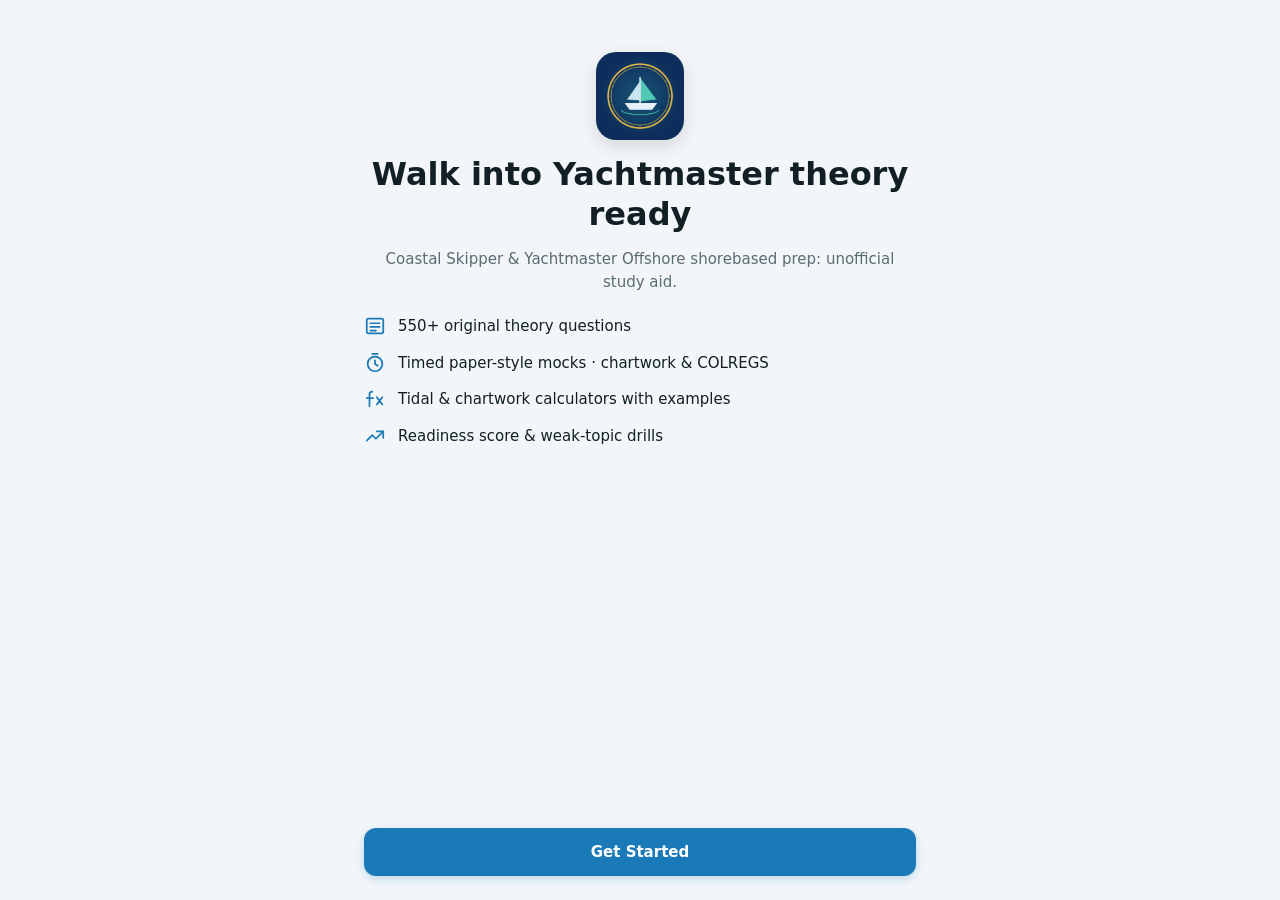
<file: index.html>
<!doctype html>
<html lang="en">
<head>
  <meta charset="utf-8">
  <meta name="viewport" content="width=device-width, initial-scale=1, viewport-fit=cover">
  <title>Yachtmaster Theory Prep</title>
  <meta name="description" content="Coastal Skipper and Yachtmaster Offshore shorebased theory exam prep: 550+ original questions, timed mocks, calculators and progress tracking.">
  <meta name="theme-color" content="#0D2E5C">
  <link rel="manifest" href="manifest.webmanifest">
  <link rel="icon" type="image/png" sizes="192x192" href="icons/icon-192.png">
  <link rel="apple-touch-icon" href="icons/icon-192.png">
  <link rel="stylesheet" href="styles.css">
</head>
<body>
  <div id="app" aria-live="polite"></div>
  <div id="modal-root"></div>
  <noscript>Yachtmaster Theory Prep needs JavaScript enabled.</noscript>
  <script src="app.js" defer></script>
</body>
</html>
</file>
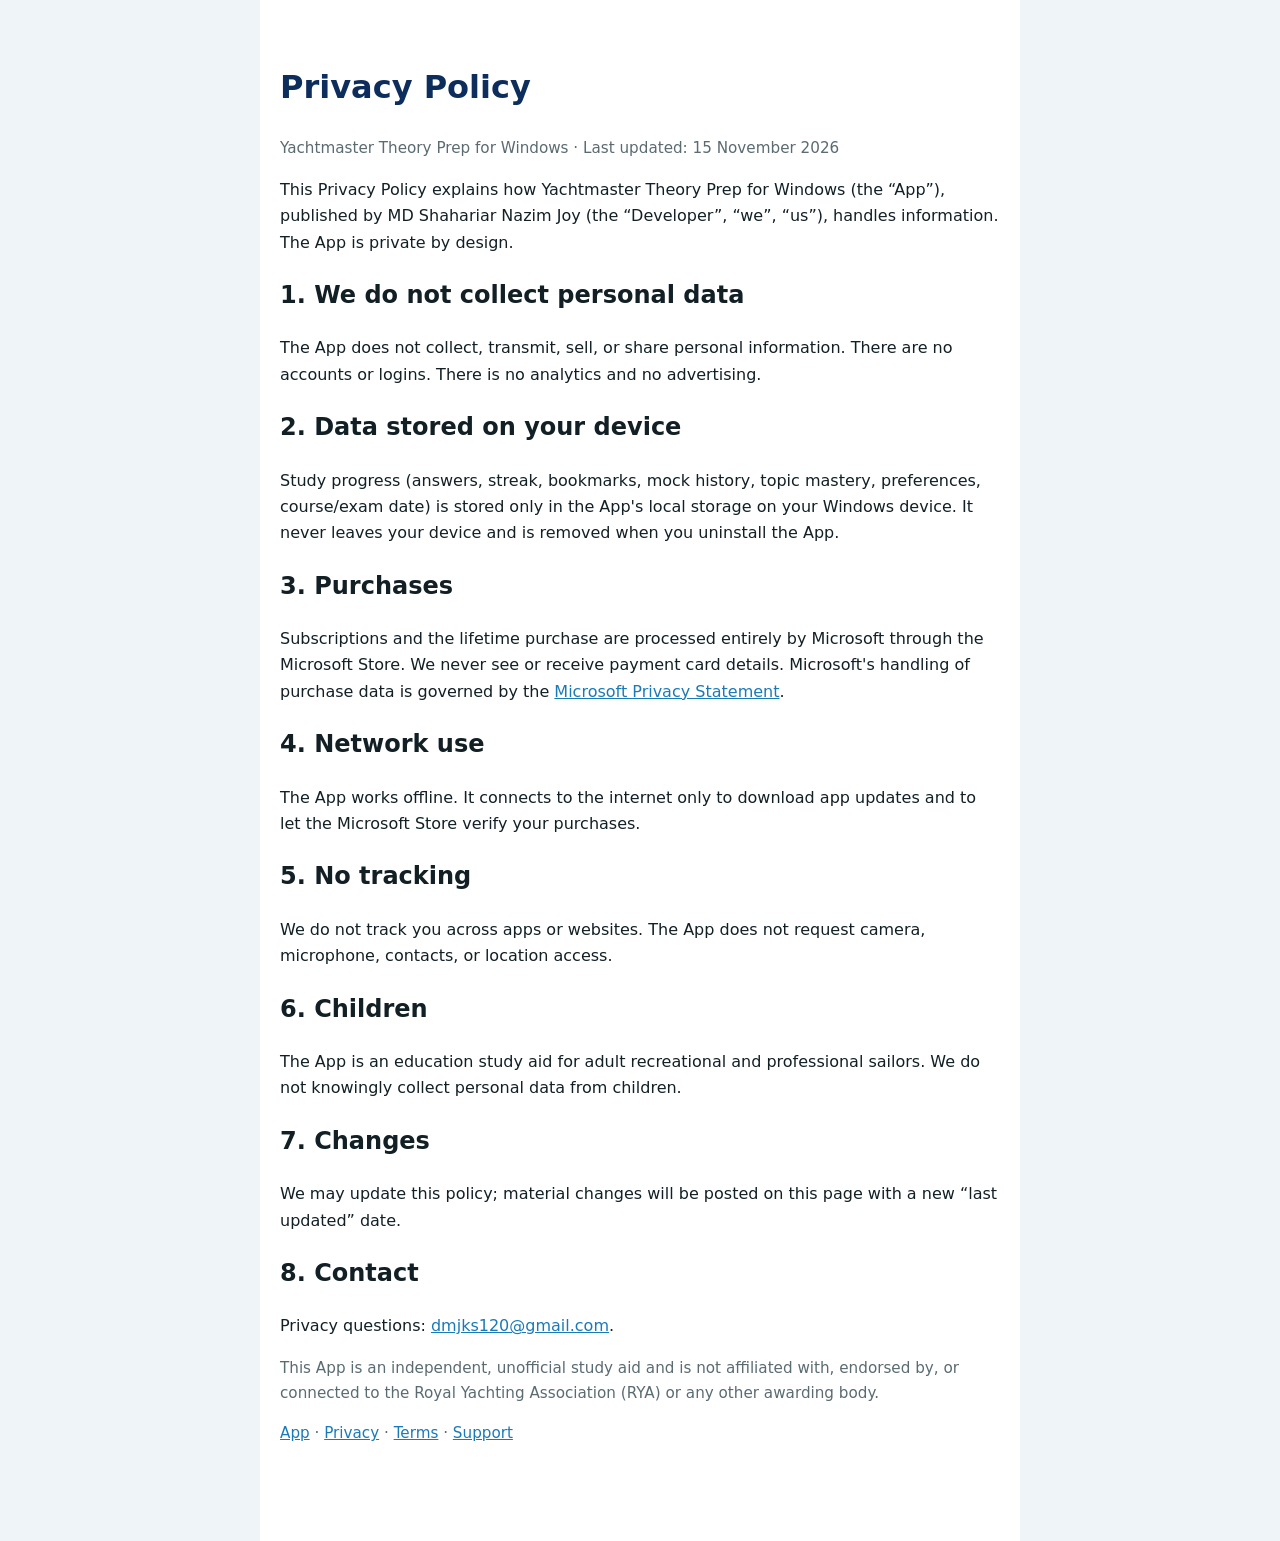
<file: privacy.html>
<!doctype html><html lang="en"><head><meta charset="utf-8"><meta name="viewport" content="width=device-width,initial-scale=1"><title>Privacy Policy · Yachtmaster Theory Prep for Windows</title>
<style>:root{color-scheme:light dark}body{margin:0;font-family:"Segoe UI",system-ui,sans-serif;line-height:1.65;color:#122026;background:#eef4f8}main{max-width:720px;margin:0 auto;padding:40px 20px 80px;background:#fff}h1{color:#0D2E5C}a{color:#1A7AB8}.muted{color:#5a6b72;font-size:.95rem}
@media(prefers-color-scheme:dark){body{background:#0f1519;color:#e8eef2}main{background:#182127}h1{color:#7FB2EE}a{color:#4AA3E0}.muted{color:#97a6ae}}</style></head><body><main><h1>Privacy Policy</h1><p class="muted">Yachtmaster Theory Prep for Windows · Last updated: 15 November 2026</p>
<p>This Privacy Policy explains how Yachtmaster Theory Prep for Windows (the “App”), published by MD Shahariar Nazim Joy (the “Developer”, “we”, “us”), handles information. The App is private by design.</p>
<h2>1. We do not collect personal data</h2><p>The App does not collect, transmit, sell, or share personal information. There are no accounts or logins. There is no analytics and no advertising.</p>
<h2>2. Data stored on your device</h2><p>Study progress (answers, streak, bookmarks, mock history, topic mastery, preferences, course/exam date) is stored only in the App's local storage on your Windows device. It never leaves your device and is removed when you uninstall the App.</p>
<h2>3. Purchases</h2><p>Subscriptions and the lifetime purchase are processed entirely by Microsoft through the Microsoft Store. We never see or receive payment card details. Microsoft's handling of purchase data is governed by the <a href="https://privacy.microsoft.com/privacystatement">Microsoft Privacy Statement</a>.</p>
<h2>4. Network use</h2><p>The App works offline. It connects to the internet only to download app updates and to let the Microsoft Store verify your purchases.</p>
<h2>5. No tracking</h2><p>We do not track you across apps or websites. The App does not request camera, microphone, contacts, or location access.</p>
<h2>6. Children</h2><p>The App is an education study aid for adult recreational and professional sailors. We do not knowingly collect personal data from children.</p>
<h2>7. Changes</h2><p>We may update this policy; material changes will be posted on this page with a new “last updated” date.</p>
<h2>8. Contact</h2><p>Privacy questions: <a href="mailto:dmjks120@gmail.com">dmjks120@gmail.com</a>.</p><p class="muted">This App is an independent, unofficial study aid and is not affiliated with, endorsed by, or connected to the Royal Yachting Association (RYA) or any other awarding body.</p><p class="muted"><a href="./">App</a> · <a href="privacy.html">Privacy</a> · <a href="terms.html">Terms</a> · <a href="support.html">Support</a></p></main></body></html>
</file>
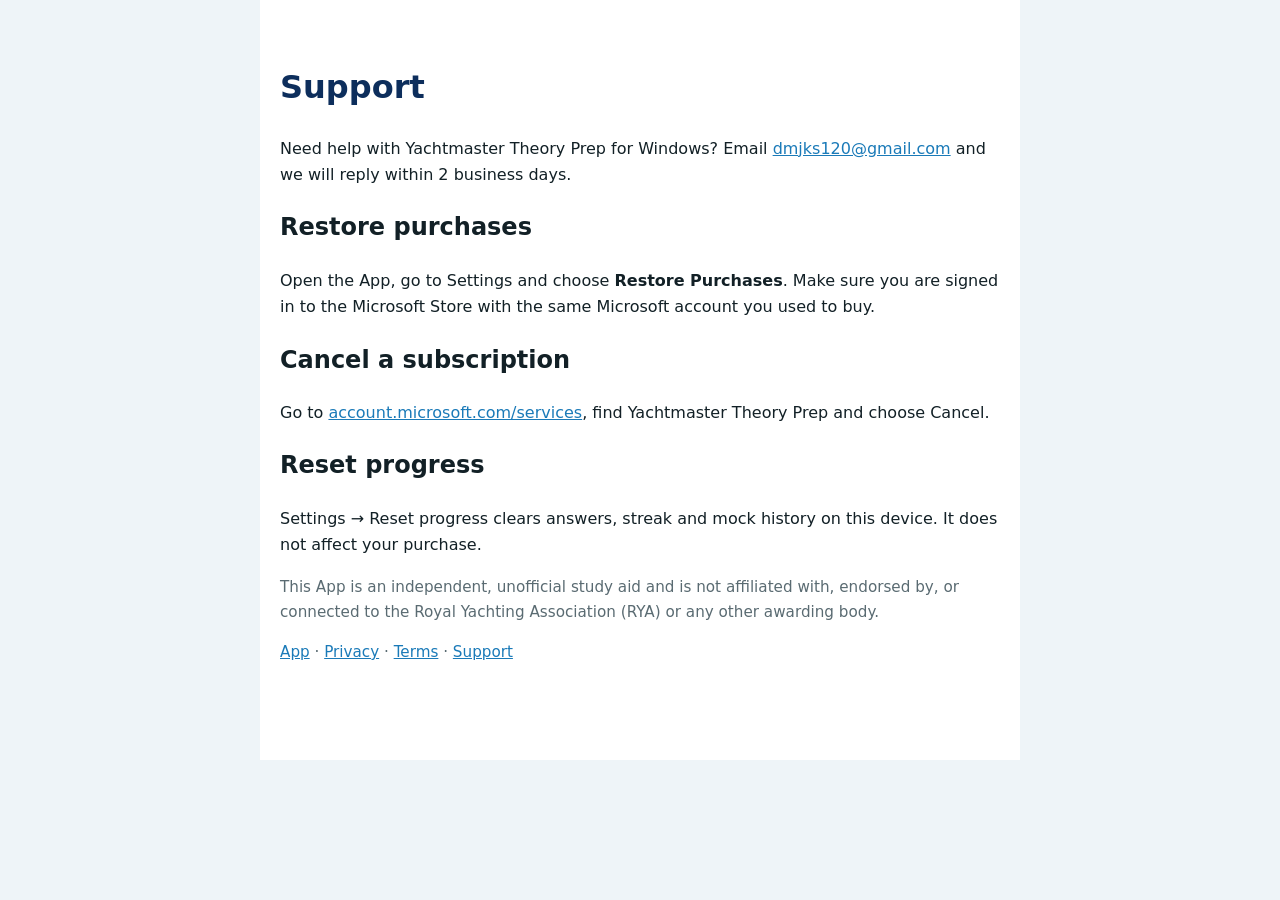
<file: support.html>
<!doctype html><html lang="en"><head><meta charset="utf-8"><meta name="viewport" content="width=device-width,initial-scale=1"><title>Support · Yachtmaster Theory Prep for Windows</title>
<style>:root{color-scheme:light dark}body{margin:0;font-family:"Segoe UI",system-ui,sans-serif;line-height:1.65;color:#122026;background:#eef4f8}main{max-width:720px;margin:0 auto;padding:40px 20px 80px;background:#fff}h1{color:#0D2E5C}a{color:#1A7AB8}.muted{color:#5a6b72;font-size:.95rem}
@media(prefers-color-scheme:dark){body{background:#0f1519;color:#e8eef2}main{background:#182127}h1{color:#7FB2EE}a{color:#4AA3E0}.muted{color:#97a6ae}}</style></head><body><main><h1>Support</h1><p>Need help with Yachtmaster Theory Prep for Windows? Email <a href="mailto:dmjks120@gmail.com">dmjks120@gmail.com</a> and we will reply within 2 business days.</p>
<h2>Restore purchases</h2><p>Open the App, go to Settings and choose <b>Restore Purchases</b>. Make sure you are signed in to the Microsoft Store with the same Microsoft account you used to buy.</p>
<h2>Cancel a subscription</h2><p>Go to <a href="https://account.microsoft.com/services">account.microsoft.com/services</a>, find Yachtmaster Theory Prep and choose Cancel.</p>
<h2>Reset progress</h2><p>Settings → Reset progress clears answers, streak and mock history on this device. It does not affect your purchase.</p><p class="muted">This App is an independent, unofficial study aid and is not affiliated with, endorsed by, or connected to the Royal Yachting Association (RYA) or any other awarding body.</p><p class="muted"><a href="./">App</a> · <a href="privacy.html">Privacy</a> · <a href="terms.html">Terms</a> · <a href="support.html">Support</a></p></main></body></html>
</file>
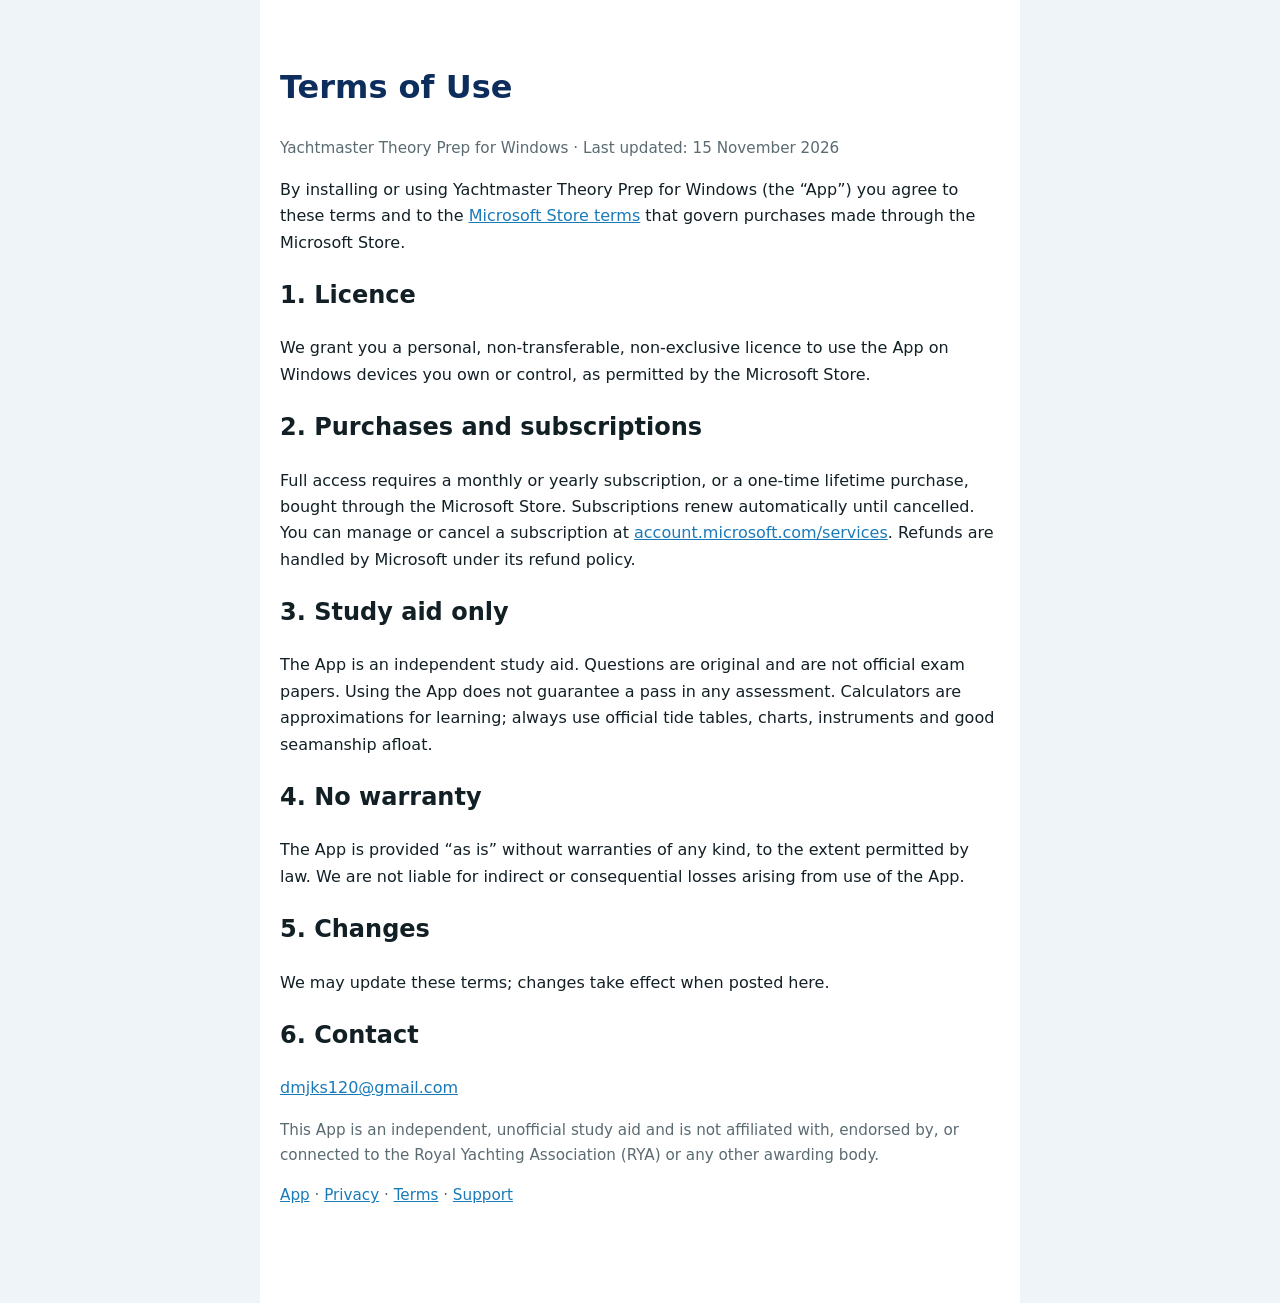
<file: terms.html>
<!doctype html><html lang="en"><head><meta charset="utf-8"><meta name="viewport" content="width=device-width,initial-scale=1"><title>Terms of Use · Yachtmaster Theory Prep for Windows</title>
<style>:root{color-scheme:light dark}body{margin:0;font-family:"Segoe UI",system-ui,sans-serif;line-height:1.65;color:#122026;background:#eef4f8}main{max-width:720px;margin:0 auto;padding:40px 20px 80px;background:#fff}h1{color:#0D2E5C}a{color:#1A7AB8}.muted{color:#5a6b72;font-size:.95rem}
@media(prefers-color-scheme:dark){body{background:#0f1519;color:#e8eef2}main{background:#182127}h1{color:#7FB2EE}a{color:#4AA3E0}.muted{color:#97a6ae}}</style></head><body><main><h1>Terms of Use</h1><p class="muted">Yachtmaster Theory Prep for Windows · Last updated: 15 November 2026</p>
<p>By installing or using Yachtmaster Theory Prep for Windows (the “App”) you agree to these terms and to the <a href="https://www.microsoft.com/en-us/legal/terms-of-use">Microsoft Store terms</a> that govern purchases made through the Microsoft Store.</p>
<h2>1. Licence</h2><p>We grant you a personal, non-transferable, non-exclusive licence to use the App on Windows devices you own or control, as permitted by the Microsoft Store.</p>
<h2>2. Purchases and subscriptions</h2><p>Full access requires a monthly or yearly subscription, or a one-time lifetime purchase, bought through the Microsoft Store. Subscriptions renew automatically until cancelled. You can manage or cancel a subscription at <a href="https://account.microsoft.com/services">account.microsoft.com/services</a>. Refunds are handled by Microsoft under its refund policy.</p>
<h2>3. Study aid only</h2><p>The App is an independent study aid. Questions are original and are not official exam papers. Using the App does not guarantee a pass in any assessment. Calculators are approximations for learning; always use official tide tables, charts, instruments and good seamanship afloat.</p>
<h2>4. No warranty</h2><p>The App is provided “as is” without warranties of any kind, to the extent permitted by law. We are not liable for indirect or consequential losses arising from use of the App.</p>
<h2>5. Changes</h2><p>We may update these terms; changes take effect when posted here.</p>
<h2>6. Contact</h2><p><a href="mailto:dmjks120@gmail.com">dmjks120@gmail.com</a></p><p class="muted">This App is an independent, unofficial study aid and is not affiliated with, endorsed by, or connected to the Royal Yachting Association (RYA) or any other awarding body.</p><p class="muted"><a href="./">App</a> · <a href="privacy.html">Privacy</a> · <a href="terms.html">Terms</a> · <a href="support.html">Support</a></p></main></body></html>
</file>
<file: styles.css>
/* Yachtmaster visual identity: deep ocean navy + seafoam + brass, adapted for Windows (Segoe UI, sidebar nav). */
:root {
  --blue: #0D2E5C;
  --amber: #EBAD2E;
  --green: #1F8C7A;
  --red: #D13D3D;
  --accent: #1A7AB8;
  --bg: #F3F6F9;
  --card: #FFFFFF;
  --card-2: #F7F9FB;
  --text: #122026;
  --muted: #5A6B72;
  --line: #D9E1E7;
  --track: #E6ECF0;
  --shadow: 0 1px 2px rgba(13, 46, 92, .06), 0 4px 14px rgba(13, 46, 92, .06);
  --radius: 14px;
  color-scheme: light;
}
@media (prefers-color-scheme: dark) {
  :root {
    --blue: #7FB2EE;
    --accent: #4AA3E0;
    --green: #3CC2A8;
    --amber: #F2BE4E;
    --red: #EF6A6A;
    --bg: #0F1519;
    --card: #182127;
    --card-2: #1E2930;
    --text: #E8EEF2;
    --muted: #97A6AE;
    --line: #2B3840;
    --track: #2B3840;
    --shadow: none;
    color-scheme: dark;
  }
}

* { box-sizing: border-box; }
html, body { margin: 0; height: 100%; }
body {
  font-family: "Segoe UI Variable Text", "Segoe UI", system-ui, -apple-system, sans-serif;
  background: var(--bg);
  color: var(--text);
  font-size: 15px;
  line-height: 1.5;
  -webkit-font-smoothing: antialiased;
}
button, input, select { font: inherit; color: inherit; }
button { cursor: pointer; }
a { color: var(--accent); }
h1, h2, h3 { font-family: "Segoe UI Variable Display", "Segoe UI", system-ui, sans-serif; margin: 0; line-height: 1.25; }
h1 { font-size: 28px; font-weight: 700; }
h2 { font-size: 22px; font-weight: 700; }
h3 { font-size: 16px; font-weight: 600; }
.muted { color: var(--muted); }
.small { font-size: 13px; }
.tiny { font-size: 12px; }
.center { text-align: center; }
.stack { display: flex; flex-direction: column; gap: 14px; }
.stack-sm { display: flex; flex-direction: column; gap: 8px; }
.row { display: flex; align-items: center; gap: 12px; }
.grow { flex: 1; min-width: 0; }
.grid-3 { display: grid; grid-template-columns: repeat(3, 1fr); gap: 12px; }
.grid-2 { display: grid; grid-template-columns: repeat(2, 1fr); gap: 12px; }
.hidden { display: none !important; }
:focus-visible { outline: 2px solid var(--accent); outline-offset: 2px; }

/* Layout */
.shell { display: flex; min-height: 100vh; }
.sidebar {
  width: 236px; flex: none; padding: 18px 12px; border-right: 1px solid var(--line);
  background: var(--card); position: sticky; top: 0; height: 100vh; display: flex; flex-direction: column; gap: 4px;
}
.brand { display: flex; align-items: center; gap: 10px; padding: 4px 10px 18px; }
.brand img { width: 36px; height: 36px; border-radius: 9px; }
.brand b { font-size: 14px; line-height: 1.2; }
.nav-item {
  display: flex; align-items: center; gap: 12px; padding: 10px 12px; border-radius: 8px;
  border: 0; background: none; text-align: left; width: 100%; color: var(--text); position: relative;
}
.nav-item:hover { background: var(--card-2); }
.nav-item.active { background: var(--card-2); font-weight: 600; }
.nav-item.active::before { content: ""; position: absolute; left: 0; top: 10px; bottom: 10px; width: 3px; border-radius: 3px; background: var(--accent); }
.nav-item svg { width: 20px; height: 20px; color: var(--accent); }
.main { flex: 1; min-width: 0; }
.content { max-width: 760px; margin: 0 auto; padding: 28px 24px 96px; }
.content.narrow { max-width: 600px; }
.page-head { display: flex; align-items: center; gap: 10px; margin-bottom: 18px; }
.back { border: 0; background: none; padding: 6px; border-radius: 8px; color: var(--muted); display: inline-flex; }
.back:hover { background: var(--card-2); }
.back svg { width: 20px; height: 20px; }
.tabbar { display: none; }

@media (max-width: 760px) {
  .sidebar { display: none; }
  .tabbar {
    display: flex; position: fixed; bottom: 0; left: 0; right: 0; background: var(--card);
    border-top: 1px solid var(--line); padding: 6px 4px calc(6px + env(safe-area-inset-bottom)); z-index: 10;
  }
  .tabbar button { flex: 1; border: 0; background: none; display: flex; flex-direction: column; align-items: center; gap: 2px; font-size: 11px; color: var(--muted); padding: 4px 0; }
  .tabbar button.active { color: var(--accent); font-weight: 600; }
  .tabbar svg { width: 22px; height: 22px; }
  .content { padding: 18px 16px 100px; }
  h1 { font-size: 24px; }
}

/* Cards & components */
.card { background: var(--card); border-radius: var(--radius); padding: 16px; box-shadow: var(--shadow); border: 1px solid var(--line); }
.card.flat { box-shadow: none; }
.list { background: var(--card); border-radius: var(--radius); border: 1px solid var(--line); overflow: hidden; box-shadow: var(--shadow); }
.list-head { font-size: 12px; font-weight: 600; text-transform: uppercase; letter-spacing: .04em; color: var(--muted); margin: 18px 4px 8px; }
.list-row {
  display: flex; align-items: center; gap: 14px; padding: 13px 16px; border: 0; background: none; width: 100%;
  text-align: left; border-bottom: 1px solid var(--line); text-decoration: none; color: var(--text);
}
.list-row:last-child { border-bottom: 0; }
button.list-row:hover, a.list-row:hover { background: var(--card-2); }
.list-row svg.ic { width: 20px; height: 20px; flex: none; }
.list-row .chev { width: 16px; height: 16px; color: var(--muted); flex: none; }
.list-foot { font-size: 12px; color: var(--muted); margin: 8px 4px 0; }

.btn {
  display: inline-flex; align-items: center; justify-content: center; gap: 8px; border: 0; border-radius: 12px;
  padding: 13px 18px; font-weight: 600; background: var(--accent); color: #fff; width: 100%; text-decoration: none;
  box-shadow: 0 3px 10px rgba(26, 122, 184, .25); transition: filter .15s, transform .05s;
}
.btn:hover { filter: brightness(1.06); }
.btn:active { transform: translateY(1px); }
.btn[disabled] { background: #9AA6AD; box-shadow: none; cursor: not-allowed; filter: none; }
.btn.secondary { background: var(--card-2); color: var(--text); border: 1px solid var(--line); box-shadow: none; }
.btn.navy { background: var(--blue); }
.btn.green { background: var(--green); }
.btn.amber { background: var(--amber); color: #2B1E00; }
.btn.red { background: var(--red); }
.btn.link { background: none; color: var(--accent); box-shadow: none; width: auto; padding: 8px; }
.btn.auto { width: auto; }
@media (prefers-color-scheme: dark) { .btn.navy { background: #1D4C86; } }

.stat { text-align: center; padding: 14px 8px; }
.stat svg { width: 22px; height: 22px; }
.stat .v { font-size: 22px; font-weight: 700; font-variant-numeric: tabular-nums; }
.stat .l { font-size: 12px; color: var(--muted); }

.hero-card {
  border: 0; text-align: left; width: 100%; color: #fff; border-radius: 18px; padding: 20px;
  background: linear-gradient(135deg, #0D2E5C, rgba(26, 122, 184, .9)); box-shadow: 0 8px 24px rgba(13, 46, 92, .25);
}
.hero-card:hover { filter: brightness(1.05); }
.hero-card h3 { font-size: 18px; display: flex; align-items: center; gap: 8px; }
.hero-card svg { width: 22px; height: 22px; }
.hero-card p { margin: 6px 0 0; opacity: .9; }

.action {
  display: flex; align-items: center; gap: 14px; padding: 16px; border-radius: var(--radius); width: 100%;
  background: var(--card); border: 1px solid var(--line); text-align: left; box-shadow: var(--shadow);
}
.action:hover { background: var(--card-2); }
.action svg.ic { width: 26px; height: 26px; flex: none; }
.action .chev { width: 16px; height: 16px; color: var(--muted); }

.bar { height: 8px; border-radius: 6px; background: var(--track); overflow: hidden; }
.bar > i { display: block; height: 100%; border-radius: 6px; background: var(--accent); }
.progress-thin { height: 4px; border-radius: 4px; background: var(--track); overflow: hidden; }
.progress-thin > i { display: block; height: 100%; background: var(--blue); transition: width .2s; }

.ring { position: relative; width: 160px; height: 160px; margin: 0 auto; }
.ring svg { width: 100%; height: 100%; transform: rotate(-90deg); }
.ring .lbl { position: absolute; inset: 0; display: flex; flex-direction: column; align-items: center; justify-content: center; }
.ring .lbl b { font-size: 32px; font-variant-numeric: tabular-nums; }
.ring .lbl span { font-size: 12px; color: var(--muted); }

.badge { display: inline-block; font-size: 11px; font-weight: 700; color: #fff; background: var(--amber); padding: 2px 8px; border-radius: 99px; }

/* Selectable cards (onboarding) */
.select {
  display: flex; align-items: center; gap: 14px; padding: 15px; width: 100%; text-align: left;
  border-radius: 14px; border: 1px solid var(--line); background: var(--card);
}
.select:hover { border-color: var(--accent); }
.select.on { border: 2px solid var(--accent); background: color-mix(in srgb, var(--accent) 10%, var(--card)); padding: 14px; }
.select svg.ic { width: 26px; height: 26px; color: var(--accent); flex: none; }
.select .tick { width: 22px; height: 22px; flex: none; color: var(--line); }
.select.on .tick { color: var(--accent); }
.steps { display: flex; gap: 4px; }
.steps i { flex: 1; height: 4px; border-radius: 4px; background: var(--track); }
.steps i.on { background: var(--accent); }
.goal-pick { display: grid; grid-template-columns: repeat(4, 1fr); gap: 10px; }
.goal-pick button { padding: 14px 0; border-radius: 10px; border: 1px solid var(--line); background: var(--card); font-weight: 600; }
.goal-pick button.on { background: var(--accent); color: #fff; border-color: var(--accent); }

/* Quiz */
.quiz-top { position: sticky; top: 0; z-index: 5; background: color-mix(in srgb, var(--bg) 88%, transparent); backdrop-filter: blur(12px); border-bottom: 1px solid var(--line); }
.quiz-top .inner { max-width: 760px; margin: 0 auto; padding: 12px 24px 10px; }
.quiz-bottom { position: sticky; bottom: 0; background: color-mix(in srgb, var(--bg) 88%, transparent); backdrop-filter: blur(12px); border-top: 1px solid var(--line); }
.quiz-bottom .inner { max-width: 760px; margin: 0 auto; padding: 14px 24px; display: flex; gap: 12px; }
.icon-btn { border: 0; background: none; padding: 6px; border-radius: 8px; color: var(--muted); display: inline-flex; }
.icon-btn:hover { background: var(--card-2); }
.icon-btn svg { width: 22px; height: 22px; }
.timer { font-weight: 600; font-variant-numeric: tabular-nums; display: inline-flex; align-items: center; gap: 6px; }
.timer svg { width: 18px; height: 18px; }
.timer.low { color: var(--red); }
.topic-tag { font-size: 12px; font-weight: 700; letter-spacing: .05em; color: var(--blue); text-transform: uppercase; }
.stem { font-size: 19px; font-weight: 600; margin: 6px 0 4px; }
.option {
  display: flex; align-items: flex-start; gap: 12px; width: 100%; text-align: left; padding: 14px;
  border-radius: 14px; border: 1.5px solid var(--line); background: var(--card);
}
.option:hover:not([disabled]) { border-color: var(--accent); }
.option .ltr { width: 28px; height: 28px; border-radius: 50%; background: var(--track); display: flex; align-items: center; justify-content: center; font-weight: 700; font-size: 13px; flex: none; }
.option .txt { flex: 1; padding-top: 3px; }
.option svg { width: 22px; height: 22px; flex: none; margin-top: 3px; }
.option.selected { border-color: var(--blue); background: color-mix(in srgb, var(--blue) 12%, var(--card)); }
.option.selected .ltr { background: var(--blue); color: #fff; }
.option.correct { border-color: var(--green); background: color-mix(in srgb, var(--green) 14%, var(--card)); }
.option.correct .ltr { background: var(--green); color: #fff; }
.option.correct svg { color: var(--green); }
.option.wrong { border-color: var(--red); background: color-mix(in srgb, var(--red) 14%, var(--card)); }
.option.wrong .ltr { background: var(--red); color: #fff; }
.option.wrong svg { color: var(--red); }
.option[disabled] { cursor: default; }
.kbd { font-size: 11px; border: 1px solid var(--line); border-radius: 4px; padding: 0 5px; color: var(--muted); }
.flag-btn { border: 1px solid var(--line); background: var(--card); border-radius: 12px; padding: 0 14px; color: var(--amber); display: inline-flex; align-items: center; }
.flag-btn svg { width: 20px; height: 20px; }
.qgrid { display: grid; grid-template-columns: repeat(auto-fill, minmax(36px, 1fr)); gap: 6px; margin-top: 10px; }
.qgrid button { height: 32px; border-radius: 8px; border: 1px solid var(--line); background: var(--card); font-size: 12px; font-weight: 600; }
.qgrid button.ans { background: color-mix(in srgb, var(--blue) 14%, var(--card)); border-color: var(--blue); }
.qgrid button.cur { outline: 2px solid var(--accent); }
.qgrid button.flg { border-color: var(--amber); color: var(--amber); }

/* Forms */
.field { display: flex; align-items: center; justify-content: space-between; gap: 12px; padding: 12px 16px; border-bottom: 1px solid var(--line); }
.field:last-child { border-bottom: 0; }
.field input[type=number], .field input[type=text], .field input[type=date], .field select {
  border: 1px solid var(--line); background: var(--card-2); border-radius: 8px; padding: 7px 10px; width: 150px; text-align: right;
}
.field select { text-align: left; width: auto; min-width: 170px; }
.field input[type=range] { width: 100%; accent-color: var(--accent); }
.seg { display: flex; background: var(--track); border-radius: 10px; padding: 3px; gap: 3px; }
.seg button { flex: 1; border: 0; background: none; padding: 7px; border-radius: 8px; font-weight: 600; }
.seg button.on { background: var(--card); box-shadow: var(--shadow); }
.result-big { font-size: 22px; font-weight: 700; }

/* Chart */
.chart { width: 100%; height: 190px; }
.chart text { fill: var(--muted); font-size: 11px; }

/* Paywall */
.plan { width: 100%; text-align: left; padding: 14px; border-radius: 14px; border: 1px solid var(--line); background: var(--card); display: flex; flex-direction: column; gap: 6px; }
.plan.on { border: 2px solid var(--blue); background: color-mix(in srgb, var(--blue) 10%, var(--card)); padding: 13px; }
.plan .price { font-size: 19px; font-weight: 700; }
.feature { display: flex; align-items: center; gap: 12px; }
.feature svg { width: 18px; height: 18px; color: var(--blue); flex: none; }
.error { color: var(--red); font-size: 13px; text-align: center; }
.logo { width: 88px; height: 88px; border-radius: 20px; display: block; margin: 0 auto; box-shadow: 0 6px 18px rgba(0,0,0,.12); }

/* Flashcard */
.flash { min-height: 260px; }

/* Modal */
.modal-back { position: fixed; inset: 0; background: rgba(0, 0, 0, .4); display: flex; align-items: center; justify-content: center; padding: 16px; z-index: 50; }
.modal { background: var(--card); border-radius: 14px; padding: 22px; max-width: 420px; width: 100%; box-shadow: 0 20px 60px rgba(0,0,0,.3); }
.modal .row { justify-content: flex-end; margin-top: 18px; }
.modal .btn { width: auto; }

.splash { min-height: 100vh; display: flex; flex-direction: column; align-items: center; justify-content: center; gap: 12px; }
.spinner { width: 26px; height: 26px; border: 3px solid var(--track); border-top-color: var(--accent); border-radius: 50%; animation: spin .8s linear infinite; }
@keyframes spin { to { transform: rotate(360deg); } }
.empty { text-align: center; padding: 48px 16px; }
.empty svg { width: 44px; height: 44px; color: var(--green); }
.ref-row b { display: block; }
</file>
